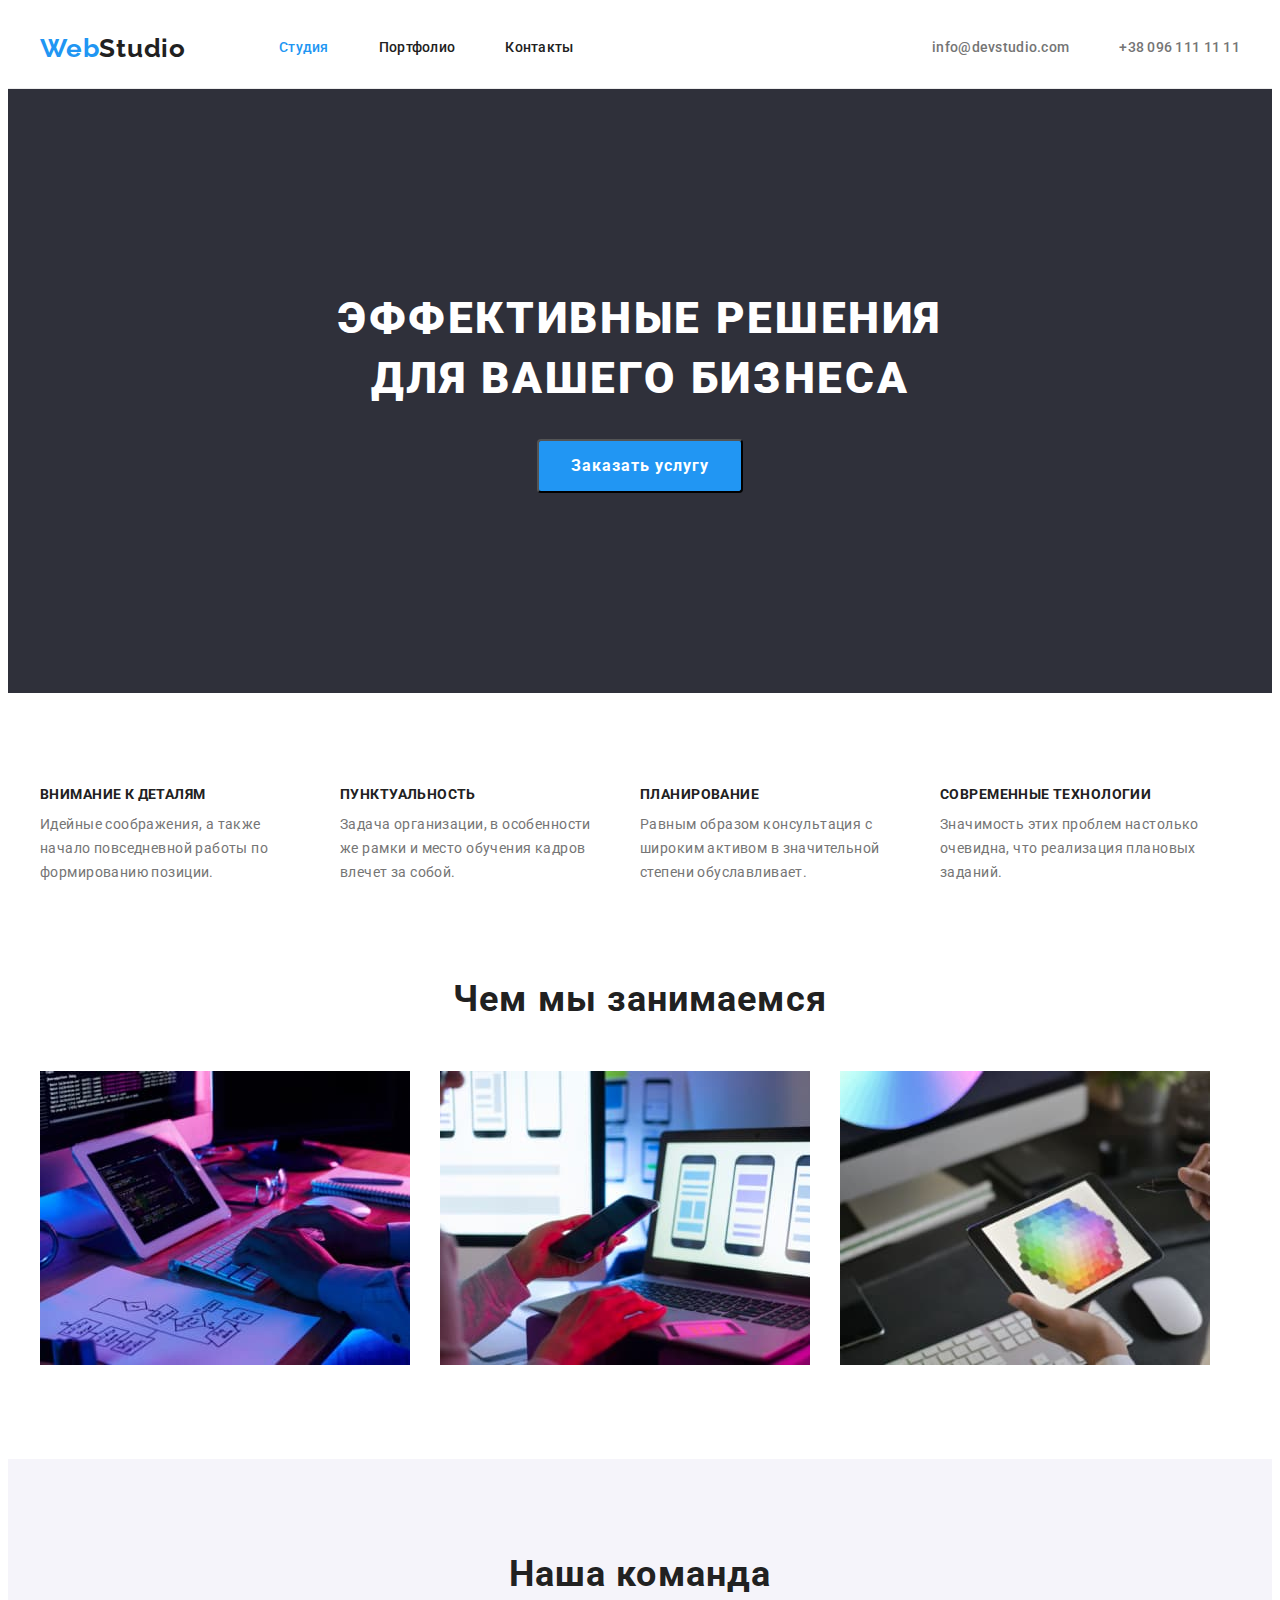
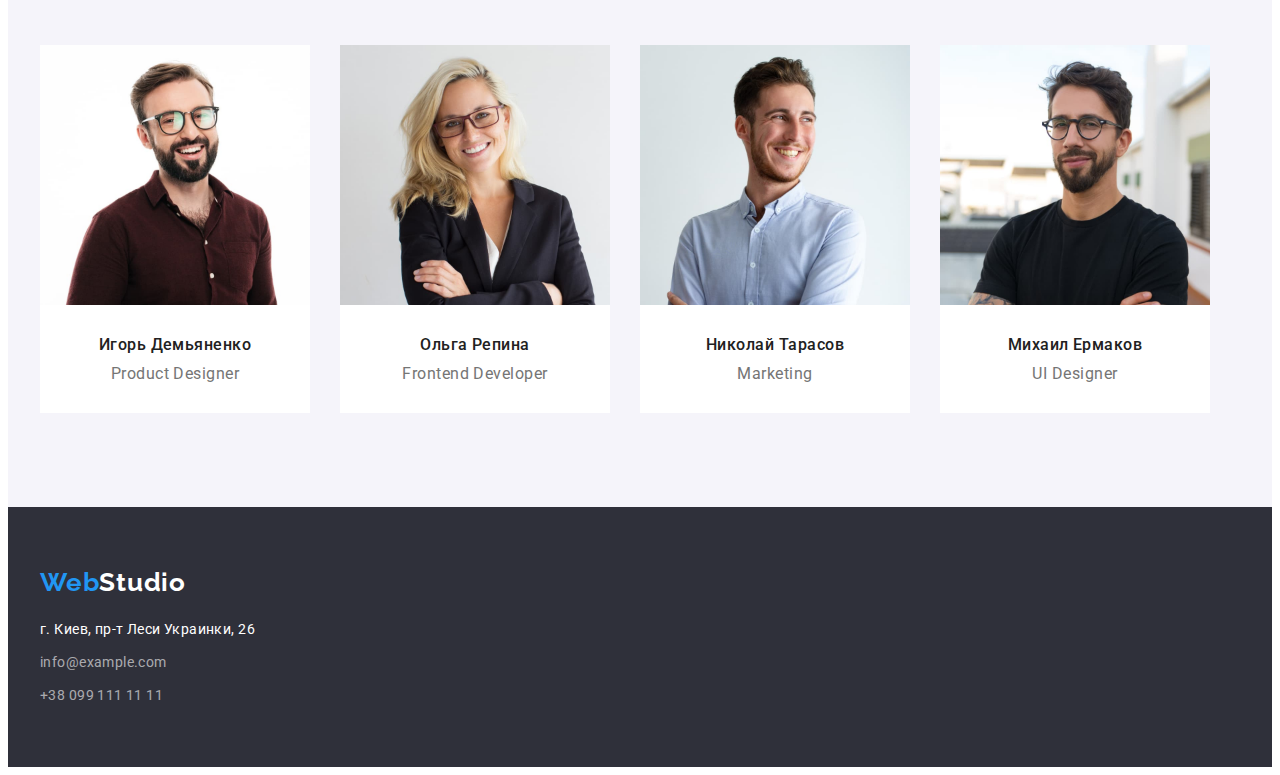
<file: index.html>
<!DOCTYPE html>
<html lang="en">
    <head>
        <meta charset="UTF-8">
        <meta http-equiv="X-UA-Compatible" content="IE=edge">
        <meta name="viewport" content="width=device-width, initial-scale=1.0">
        <title>WebStudio</title>
        <link rel="stylesheet" href="https://cdnjs.cloudflare.com/ajax/libs/modern-normalize/1.1.0/modern-normalize.min.css"
            integrity="sha512-wpPYUAdjBVSE4KJnH1VR1HeZfpl1ub8YT/NKx4PuQ5NmX2tKuGu6U/JRp5y+Y8XG2tV+wKQpNHVUX03MfMFn9Q=="
            crossorigin="anonymous" referrerpolicy="no-referrer" />
        <link rel="preconnect" href="https://fonts.googleapis.com">
        <link rel="preconnect" href="https://fonts.gstatic.com" crossorigin>
        <link href="https://fonts.googleapis.com/css2?family=Raleway:wght@700&family=Roboto:wght@400;500;700;900&display=swap"
            rel="stylesheet">
        <link rel="stylesheet" href="./css/styles.css">
    </head>
    <body>
        <!-- Меню нав. -->
        <header class="header">
            <div class="container header-nav">
                <a class="header-logo link" href="./index.html"><span class="logo">Web</span>Studio</a>
                <nav class="nav">
                    <ul class="header-list list">
                        <li class="header-item"><a class="header-link link current" href="./index.html">Студия</a></li>
                        <li class="header-item"><a class="header-link link" href="./portfolio.html">Портфолио</a></li>
                        <li class="header-item"><a class="header-link link" href="">Контакты</a></li>
                    </ul>
                </nav>
                <ul class="header-contacts list">
                    <li class="header-contact"><a class="contact link" href="mailto:info@devstudio.com">info@devstudio.com</a></li>
                    <li class="header-contact"><a class="contact link" href="tel:+380961111111">+38 096 111 11 11</a></li>
                </ul>
            </div>
        </header>
        <main>
            <!-- Герой -->
            <section class="hiro">
                <div class="container">
                    <h1 class="hiro-title">Эффективные решения для вашего бизнеса</h1>
                    <button class="hiro-btn" type="button">Заказать услугу</button>
                </div>
            </section>
            <!-- Особенности -->
            <section class="features">
                <div class="container">
                    <h2 class="visually-hidden features-title">Наши особенности</h2>
                    <ul class="features-list list">
                        <li class="features-item">
                            <h3 class="feature-title">Внимание к деталям</h3>
                            <p class="feature-text">Идейные соображения, а также начало повседневной работы по формированию позиции.</p>
                        </li>
                        <li class="features-item">
                            <h3 class="feature-title">Пунктуальность</h3>
                            <p class="feature-text">Задача организации, в особенности же рамки и место обучения кадров влечет за собой.</p>
                        </li>
                        <li class="features-item">
                            <h3 class="feature-title">Планирование</h3>
                            <p class="feature-text">Равным образом консультация с широким активом в значительной степени обуславливает.</p>
                        </li>
                        <li class="features-item">
                            <h3 class="feature-title">Современные технологии</h3>
                            <p class="feature-text">Значимость этих проблем настолько очевидна, что реализация плановых заданий.</p>
                        </li>
                    </ul>
                </div>
            </section>
            <!-- Чем занимаются -->
            <section class="promo">
                <div class="container">
                    <h2 class="promo-title">Чем мы занимаемся</h2>
                    <ul class="promo-list list">
                        <li class="promo-item"><img src="./images/tablet.jpg" alt="планшет" width="370" height="294"/></li>
                        <li class="promo-item"><img src="./images/phone.jpg" alt="телефон" width="370" height="294"></li>
                        <li class="promo-item"><img src="./images/colors.jpg" alt="разсцетка" width="370" height="294"></li>
                    </ul>
                </div>
            </section>
            <!-- Команда -->
            <section class="team">
                <div class="container">
                    <h2 class="team-title">Наша команда</h2>
                    <ul class="team-list list">
                        <li class="team-item">
                            <img class="team-img" src="./images/img-1.jpg" alt="Игорь Демьяненко" width="270" height="260">
                            <div class="team-cont">
                                <h3 class="team-member">Игорь Демьяненко</h3>
                                <p class="team-function">Product Designer</p>
                            </div>
                        </li>
                        <li class="team-item">
                            <img class="team-img" src="./images/img-2.jpg" alt="Ольга Репина" width="270" height="260">
                            <div class="team-cont">
                                <h3 class="team-member">Ольга Репина</h3>
                                <p class="team-function">Frontend Developer</p>
                            </div>
                        </li>
                        <li class="team-item">
                            <img class="team-img" src="./images/img-3.jpg" alt="Николай Тарасов" width="270" height="260">
                            <div class="team-cont">
                                <h3 class="team-member">Николай Тарасов</h3>
                                <p class="team-function">Marketing</p>
                            </div>
                        </li>
                        <li class="team-item">
                            <img class="team-img" src="./images/img-4.jpg" alt="Михаил Ермаков" width="270" height="260">
                            <div class="team-cont">
                                <h3 class="team-member">Михаил Ермаков</h3>
                                <p class="team-function">UI Designer</p>
                            </div>
                        </li>
                    </ul>
                </div>
            </section>
        </main>
        <!-- подвал -->
        <footer class="footer">
            <div class="container">
                <a class="footer-logo link" href="./index.html"><span class="logo">Web</span>Studio</a>
                <address class="footer-address">
                    <ul class="footer-list list">
                        <li class="footer-item"><a class="footer-location link" href="https://goo.gl/maps/wgvnbsvhfN1eCGzh8" target="_blank" rel="noreferrer noopener">г. Киев, пр-т Леси Украинки, 26</a></li>
                        <li class="footer-item"><a class="footer-contact link" href="mailto:info@example.com">info@example.com</a></li>
                        <li class="footer-item"><a class="footer-contact link" href="tel:+380991111111">+38 099 111 11 11</a></li>
                    </ul>
                </address>
            </div>
        </footer>
    </body>
   </html>
</file>
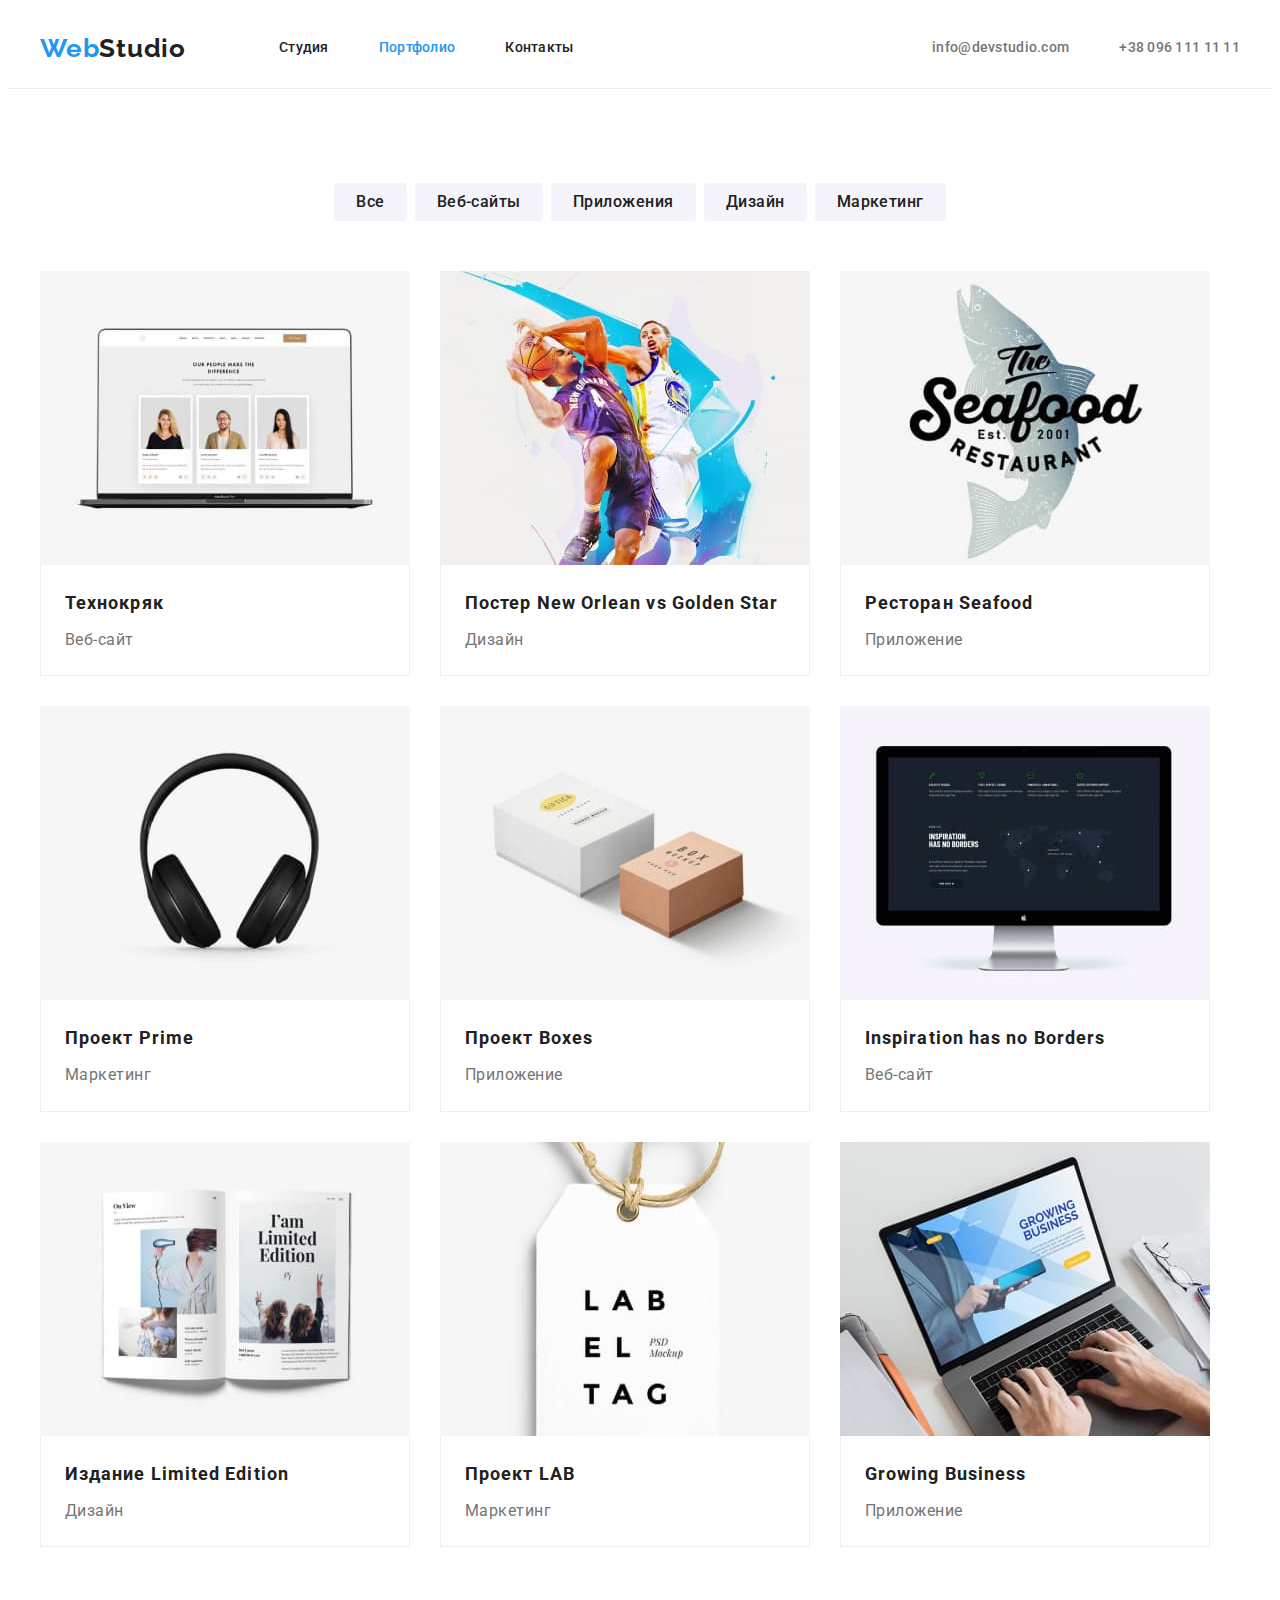
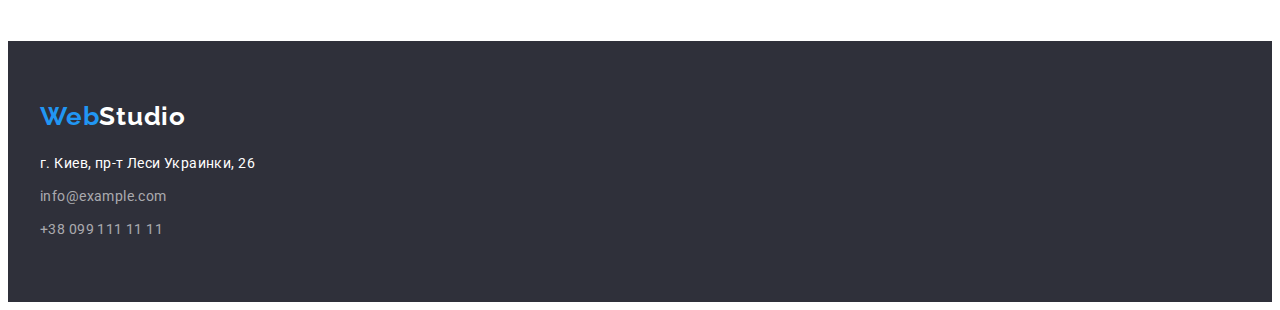
<file: portfolio.html>
<!DOCTYPE html>
<html lang="en">
<head>
    <meta charset="UTF-8">
    <meta http-equiv="X-UA-Compatible" content="IE=edge">
    <meta name="viewport" content="width=device-width, initial-scale=1.0">
    <title>WebStudio</title>
    <link rel="preconnect" href="https://fonts.googleapis.com">
    <link rel="preconnect" href="https://fonts.gstatic.com" crossorigin>
    <link href="https://fonts.googleapis.com/css2?family=Raleway:wght@700&family=Roboto:wght@400;500;700;900&display=swap"
        rel="stylesheet">
    <link rel="stylesheet" href="./css/styles.css">
</head>
<body>
    <!-- Меню нав. -->
    <header class="header">
        <div class="container header-nav">
                <a class="header-logo link" href="./index.html"><span class="logo">Web</span>Studio</a>
            <nav class="nav">
                <ul class="header-list list">
                    <li class="header-item"><a class="header-link link" href="./index.html">Студия</a></li>
                    <li class="header-item"><a class="header-link link current" href="./portfolio.html">Портфолио</a></li>
                    <li class="header-item"><a class="header-link link" href="">Контакты</a></li>
                </ul>
            </nav>
            <ul class="header-contacts list">
                <li class="header-contact"><a class="contact link" href="mailto:info@devstudio.com">info@devstudio.com</a></li>
                <li class="header-contact"><a class="contact link" href="tel:+380961111111">+38 096 111 11 11</a></li>
            </ul>
        </div>
    </header>
    <main class="main-project">
        <!-- Проекты -->
        <section class="section-project">
            <div class="container">
                <h1 class="visually-hidden project">Проекты</h1>
                <ul class="project-buttons list">
                    <li class="button-item"><button type="button" class="project-btn">Все</button></li>
                    <li class="button-item"><button type="button" class="project-btn">Веб-сайты</button></li>
                    <li class="button-item"><button type="button" class="project-btn">Приложения</button></li>
                    <li class="button-item"><button type="button" class="project-btn">Дизайн</button></li>
                    <li class="button-item"><button type="button" class="project-btn">Маркетинг</button></li>
                </ul>
                <ul class="project-list list">
                    <li class="project-item">
                        <img src="./images/techno.jpg" alt="Technocrack" width="370" height="294">
                        <div class="project-cont">
                            <h2 class="project-title">Технокряк</h2>
                            <p class="project-text">Веб-сайт</p>
                        </div>
                    </li>
                    <li class="project-item">
                            <img src="./images/basketboll.jpg" alt="basketboll" width="370" height="294">
                            <div class="project-cont">
                                <h2 class="project-title">Постер New Orlean vs Golden Star</h2>
                                <p class="project-text">Дизайн</p>
                            </div>
                    </li>
                    <li class="project-item">
                            <img src="./images/seafood.jpg" alt="Seafood" width="370" height="294">
                            <div class="project-cont">
                                <h2 class="project-title">Ресторан Seafood</h2>
                                <p class="project-text">Приложение</p>
                            </div>
                    </li>
                    <li class="project-item">
                            <img src="./images/prime.jpg" alt="Prime" width="370" height="294">
                            <div class="project-cont">
                                <h2 class="project-title">Проект Prime</h2>
                                <p class="project-text">Маркетинг</p>
                            </div>
                    </li>
                        <li class="project-item">
                            <img src="./images/boxes.jpg" alt="Boxes" width="370" height="294">
                            <div class="project-cont">
                                <h2 class="project-title">Проект Boxes</h2>
                                <p class="project-text">Приложение</p>
                            </div>
                        </li>
                        <li class="project-item">
                            <img src="./images/inspiration.jpg" alt="Inspiration" width="370" height="294">
                            <div class="project-cont">
                                <h2 class="project-title">Inspiration has no Borders</h2>
                                <p class="project-text">Веб-сайт</p>
                            </div>
                        </li>
                        <li class="project-item">
                            <img src="./images/edition.jpg" alt="Edition" width="370" height="294">
                            <div class="project-cont">
                                <h2 class="project-title">Издание Limited Edition</h2>
                                <p class="project-text">Дизайн</p>
                            </div>
                        </li>
                        <li class="project-item">
                            <img src="./images/lab.jpg" alt="Lab" width="370" height="294">
                            <div class="project-cont">
                                <h2 class="project-title">Проект LAB</h2>
                                <p class="project-text">Маркетинг</p>
                            </div>
                        </li>
                        <li class="project-item">
                            <img src="./images/business.jpg" alt="Business" width="370" height="294">
                            <div class="project-cont">
                                <h2 class="project-title">Growing Business</h2>
                                <p class="project-text">Приложение</p>
                            </div>
                        </li>
                </ul>
            </div>
        </section>
    </main>
    <!-- подвал -->
    <footer class="footer">
        <div class="container">
            <a class="footer-logo link" href="./index.html"><span class="logo">Web</span>Studio</a>
            <address class="footer-address">
                <ul class="footer-list list">
                    <li class="footer-item"><a class="footer-location link" href="https://goo.gl/maps/wgvnbsvhfN1eCGzh8"
                            target="_blank" rel="noreferrer noopener">г. Киев, пр-т Леси Украинки, 26</a></li>
                    <li class="footer-item"><a class="footer-contact link" href="mailto:info@example.com">info@example.com</a>
                    </li>
                    <li class="footer-item"><a class="footer-contact link" href="tel:+380991111111">+38 099 111 11 11</a></li>
                </ul>
            </address>
        </div>
    </footer>
</body>
</html>
</file>
<file: css/styles.css>
:root {
  --primary-color: #212121;
  --secondary-color: #757575;
  --accent-color: #2196f3;
}

body {
  font-family: roboto, sans-serif;
  color: var(--primary-color);
}

p,
h1,
h2,
h3,
h4,
h5,
h6 {
  margin: 0;
}

ul {
  margin: 0;
  padding-left: 0;
}

img {
  display: block;
}

.list {
  list-style: none;
}

.link {
  text-decoration: none;
}

.container {
  width: 1200px;
  padding-left: 15px;
  padding-right: 15px;
  margin: 0 auto;

}

.visually-hidden {
  position: absolute;
  width: 1px;
  height: 1px;
  margin: -1px;
  border: 0;
  padding: 0;
  white-space: nowrap;
  clip-path: inset(100%);
  clip: rect(0 0 0 0);
  overflow: hidden;
}

/* ---------Меню нав---------- */
.header {
  background-color: #ffffff;
  border-bottom: 1px solid #ECECEC;
}

.header-nav{
  display: flex;
  align-items: center;
  }

.header-logo,
.logo {
  font-family: Raleway, sans-serif;
  font-weight: 700;
  font-size: 26px;
  line-height: 1.19;
  letter-spacing: 0.03em;
  color: inherit;
  }

.logo {
  color: var(--accent-color);
}

.nav {
  margin-left: 93px;
}

.header-list,
.header-contacts {
  display: flex;
}

.header-contacts {
  margin-left: auto;
}

.header-item:not(:last-child) {
  margin-right: 50px;
}

.header-contacts .header-contact + .header-contact {
  margin-left: 50px;
}

.header-link,
.contact {
  display: block;
  padding-top: 32px;
  padding-bottom: 32px;

  font-weight: 500;
  font-size: 14px;
  line-height: 1.14;
  letter-spacing: 0.02em;
  color: inherit;

}

.header-link:hover,
.header-link:focus {
  color: var(--accent-color);
}

.header-list .link.current {
  color: var(--accent-color);
}
.contact {
  color: var(--secondary-color);
}

.contact:hover,
.contact:focus {
  color: var(--accent-color);
}

/* ---------Герой--------- */
.hiro {
  background-color: #2f303a;
  padding-top: 200px;
  padding-bottom: 200px;
  }

.hiro-title {
  max-width: 696px;

  font-weight: 900;
  font-size: 44px;
  line-height: 1.36;
  text-align: center;
  letter-spacing: 0.06em;
  text-transform: uppercase;
  color: #ffffff;

  margin: 0 auto;
}

.hiro-btn {
  min-width: 200px;
  padding: 10px 32px;
  display: block;
  margin: 30px auto 0 auto;
  border-radius: 4px;
 
  font-family: inherit;
  font-weight: 700;
  font-size: 16px;
  line-height: 1.88;
  text-align: center;
  letter-spacing: 0.06em;

  color: #ffffff;
  background: var(--accent-color);
  cursor: pointer;
}

/* ------------Особенности----------- */
.features {
  padding-top: 94px;
  padding-bottom: 94px;
}

.features-list {
  display: flex;
}

.features-item {
  margin-right: 30px;
  width: 270px;
}

.features-item:last-child {
  margin-right: 0;
}

.feature-title {
  font-weight: 700;
  font-size: 14px;
  line-height: 1.14;
  letter-spacing: 0.03em;
  text-transform: uppercase;

  margin-bottom: 10px;
  }

.feature-text {
  font-size: 14px;
  line-height: 1.71;
  letter-spacing: 0.03em;
  color: var(--secondary-color);
}

/* -------------Чем занимаемся---------- */
.promo {
  padding-bottom: 94px;
}
.promo-title,
.team-title {
  font-weight: 700;
  font-size: 36px;
  line-height: 1.17;
  text-align: center;
  letter-spacing: 0.03em;

  margin-bottom: 50px;
}

.promo-list {
  display: flex;
}

.promo-item {
  margin-right: 30px;
}

.promo-item:last-child {
  margin-right: 0;
}
/* --------------Команда----------------- */
.team {
  background-color: #f5f4fa;
  padding-top: 94px;
  padding-bottom: 94px;
 }

 .team-list {
   display: flex;
 }

 .team-item {
  margin-right: 30px;
  background: #FFFFFF
 }

.team-item:last-child {
  margin-right: 0;
}

/* .team-title {
  font-weight: 700;
  font-size: 36px;
  line-height: 1.17;
  text-align: center;
  letter-spacing: 0.03em;
  color: var(--primary-color);
} */

.team-cont {
  padding-top: 30px;
  padding-bottom: 30px;
}
.team-member,
.team-function {
  font-weight: 500;
  font-size: 16px;
  line-height: 1.19;
  text-align: center;
  letter-spacing: 0.03em;
  }

.team-function {
  margin-top: 10px;

  font-weight: 400;
  color: var(--secondary-color);
}

/* --------------Подвал-------------- */
.footer {
  background: #2f303a;
  padding-top: 60px;
  padding-bottom: 60px;
}

.footer-logo {
  display: block;
  font-family: Raleway, sans-serif;
  font-weight: 700;
  font-size: 26px;
  line-height: 1.19;
  letter-spacing: 0.03em;
  color: #ffffff;

  margin-bottom: 20px;
}

.footer-address {
font-style: normal;
}

.footer-contact,
.footer-location {
  font-size: 14px;
  line-height: 1.71;
  letter-spacing: 0.03em;
  color: rgba(255, 255, 255, 0.6);
}
.footer-location {
  color: #ffffff;
}

.footer-item {
  margin-top: 9px;
}

.footer-item:first-child {
  margin-top: 0;
}
.footer-contact {
  display: block;
}

/* -------------Портфолио--------------- */
.main-project {
  padding-top: 94px;
  padding-bottom: 94px;
}

.project-buttons {
  display: flex;
  justify-content: center;

  margin-bottom: 50px;
}

.button-item {
  margin-right: 8px;
}

.button-item:last-child {
  margin-right: 0px;
}

.project-list {
  display: flex;
  flex-wrap: wrap;
}

.project-btn {
  font-family: inherit;
  font-weight: 500;
  font-size: 16px;
  line-height: 1.62;
  text-align: center;
  letter-spacing: 0.03em;
  color: var(--primary-color);
  background-color: #F5F4FA;
  cursor: pointer;
  border: 0;
  border-radius: 4px;
  padding: 6px 22px;
}

.project-btn:hover,
.project-btn:focus {
  background-color: var(--accent-color);
  color: #FFFFFF;
}

.project-item {
  margin-right: 30px;
  margin-bottom: 30px;
  }

.project-item:nth-child(3n) {
  margin-right: 0;
}

.project-item:nth-last-child(-n+3) {
  margin-bottom: 0;
}
.project-cont {
  padding-top: 20px;
  padding-bottom: 20px;
  border: 1px solid #EEEEEE;
  border-top: none;
  background-color: #fff;
  padding-left: 24px;
}

.project-title {
  font-weight: 700;
  font-size: 18px;
  line-height: 2;
  letter-spacing: 0.06em;
}

.project-text {
  font-size: 16px;
  line-height: 1.9;
  letter-spacing: 0.03em;
  color: var(--secondary-color);

  margin-top: 4px;
}
</file>
